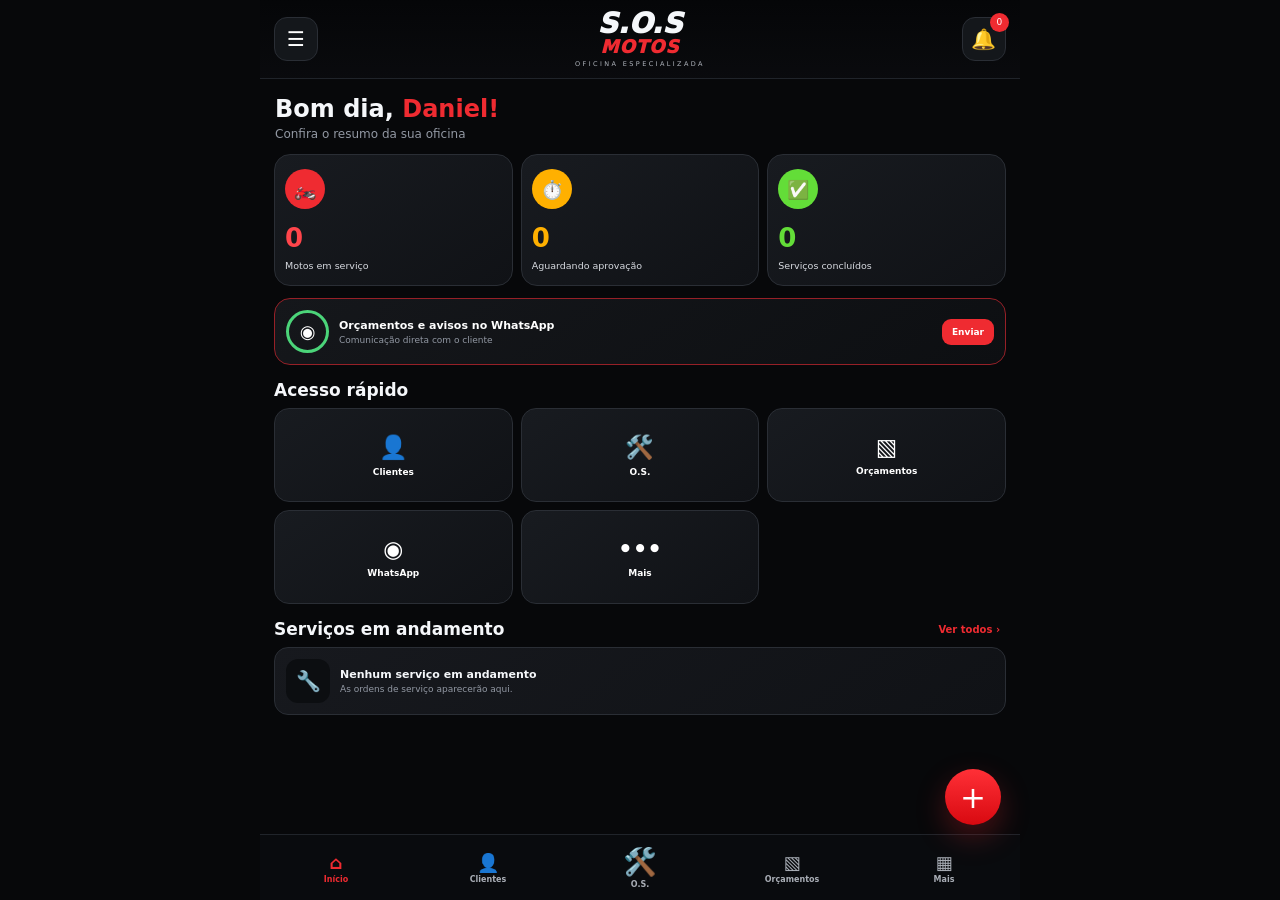
<file: index.html>
<!doctype html>
<html lang="pt-BR">
<head>
  <meta charset="utf-8">
  <meta name="viewport" content="width=device-width,initial-scale=1,viewport-fit=cover">
  <meta name="theme-color" content="#08090b">
  <title>S.O.S Motos</title>
  <link rel="manifest" href="manifest.json">
  <style>
*{box-sizing:border-box}
:root{
  --bg:#07080a;
  --panel:#121419;
  --panel2:#191c22;
  --line:#2a2e35;
  --text:#f5f7fa;
  --muted:#9298a3;
  --red:#ef2b31;
  --green:#63dd38;
  --yellow:#ffb000;
}
html,body{
  margin:0;
  min-height:100%;
  background:var(--bg);
  color:var(--text);
  font-family:Inter,system-ui,-apple-system,Segoe UI,Roboto,Arial,sans-serif
}
button{font:inherit}
button:active{transform:scale(.985)}
.app{
  width:min(100%,760px);
  min-height:100vh;
  margin:0 auto;
  padding-bottom:76px
}
.top{
  position:sticky;
  top:0;
  z-index:20;
  display:flex;
  align-items:center;
  justify-content:space-between;
  padding:11px 14px;
  background:linear-gradient(180deg,rgba(5,6,8,.98),rgba(10,11,14,.96));
  border-bottom:1px solid #20242a;
  backdrop-filter:blur(10px)
}
.iconBtn{
  position:relative;
  width:44px;
  height:44px;
  border-radius:13px;
  border:1px solid var(--line);
  background:#14171b;
  color:#fff;
  font-size:20px
}
.bell i{
  position:absolute;
  right:-4px;
  top:-5px;
  width:19px;
  height:19px;
  border-radius:50%;
  display:grid;
  place-items:center;
  background:var(--red);
  color:#fff;
  font-size:9px;
  font-style:normal
}
.brand{text-align:center;line-height:.95}
.brand strong{
  display:block;
  font-size:28px;
  font-weight:1000;
  font-style:italic
}
.brand span{
  display:block;
  color:var(--red);
  font-size:18px;
  font-weight:1000;
  font-style:italic;
  letter-spacing:1px
}
.brand small{
  display:block;
  margin-top:6px;
  color:#b0b5bd;
  font-size:6.5px;
  letter-spacing:2.4px
}
main{padding:14px}
.view{display:none}
.view.active{display:block}
.hero{padding:3px 1px 13px}
.hero h1{
  margin:0;
  font-size:24px;
  line-height:1.1
}
.hero h1 span{color:var(--red)}
.hero p{
  margin:5px 0 0;
  color:var(--muted);
  font-size:12px
}
.stats{
  display:grid;
  grid-template-columns:repeat(3,minmax(0,1fr));
  gap:8px;
  margin-bottom:12px
}
.stat{
  min-height:132px;
  padding:10px;
  border:1px solid var(--line);
  border-radius:16px;
  background:linear-gradient(145deg,#181b20,#101216);
  color:#fff;
  text-align:left
}
.statIcon{
  width:40px;
  height:40px;
  border-radius:50%;
  display:grid;
  place-items:center;
  font-size:18px
}
.stat strong{
  display:block;
  margin:14px 0 7px;
  font-size:26px
}
.stat span{
  display:block;
  font-size:9.5px;
  line-height:1.2;
  color:#d7dae0
}
.stat.red .statIcon{background:var(--red)}
.stat.red strong{color:#ff454b}
.stat.yellow .statIcon{background:var(--yellow)}
.stat.yellow strong{color:var(--yellow)}
.stat.green .statIcon{background:var(--green)}
.stat.green strong{color:var(--green)}
.waHero{
  width:100%;
  display:grid;
  grid-template-columns:auto 1fr auto;
  align-items:center;
  gap:10px;
  padding:11px;
  border:1px solid #962027;
  border-radius:16px;
  background:linear-gradient(145deg,#15171b,#0d0f12);
  color:#fff;
  text-align:left
}
.waIcon{
  width:43px;
  height:43px;
  display:grid;
  place-items:center;
  border-radius:50%;
  border:3px solid #4bd479;
  font-size:18px
}
.waCopy b{
  display:block;
  font-size:11px;
  line-height:1.2
}
.waCopy small{
  display:block;
  margin-top:3px;
  color:var(--muted);
  font-size:9px
}
.waHero>span{
  padding:8px 10px;
  border-radius:9px;
  background:var(--red);
  color:#fff;
  font-size:9px;
  font-weight:900
}
.sectionTitle{
  margin:15px 0 8px
}
.sectionTitle h2{
  margin:0;
  font-size:17px
}
.rowTitle{
  display:flex;
  align-items:center;
  justify-content:space-between
}
.rowTitle button{
  border:0;
  background:none;
  color:var(--red);
  font-weight:800;
  font-size:10px
}
.quick{
  display:grid;
  grid-template-columns:repeat(3,minmax(0,1fr));
  gap:8px
}
.quick button{
  min-height:94px;
  padding:9px 6px;
  border:1px solid var(--line);
  border-radius:15px;
  background:linear-gradient(145deg,#181b20,#101216);
  color:#fff
}
.quick b{
  display:block;
  margin-bottom:6px;
  font-size:23px
}
.quick span{
  display:block;
  font-size:9px;
  font-weight:800
}
.emptyCard{
  display:flex;
  align-items:center;
  gap:10px;
  padding:11px;
  border:1px solid var(--line);
  border-radius:14px;
  background:linear-gradient(145deg,#17191e,#101216)
}
.emptyIcon{
  width:44px;
  height:44px;
  display:grid;
  place-items:center;
  border-radius:12px;
  background:#0c0e11;
  font-size:20px
}
.emptyCard b{
  display:block;
  font-size:11px
}
.emptyCard small{
  display:block;
  margin-top:3px;
  color:var(--muted);
  font-size:9px
}
.fab{
  position:fixed;
  right:max(19px,calc((100vw - 760px)/2 + 19px));
  bottom:75px;
  z-index:30;
  width:56px;
  height:56px;
  border:0;
  border-radius:50%;
  background:linear-gradient(#ff3037,#d80910);
  color:#fff;
  font-size:31px;
  box-shadow:0 12px 30px rgba(239,43,49,.28)
}
.bottom{
  position:fixed;
  left:50%;
  bottom:0;
  z-index:25;
  width:min(760px,100%);
  height:66px;
  transform:translateX(-50%);
  display:grid;
  grid-template-columns:repeat(5,1fr);
  border-top:1px solid #20242a;
  background:rgba(10,12,15,.97)
}
.navBtn{
  border:0;
  background:none;
  color:#a9aeb6;
  font-size:8px;
  font-weight:800
}
.navBtn b{
  display:block;
  margin-bottom:2px;
  font-size:18px
}
.navBtn span{display:block}
.navBtn.active{color:var(--red)}
.navBtn.center b{
  color:#fff;
  font-size:27px
}
.toast{
  position:fixed;
  left:50%;
  bottom:84px;
  z-index:100;
  transform:translate(-50%,18px);
  width:calc(100% - 34px);
  max-width:480px;
  padding:11px 13px;
  border:1px solid #333841;
  border-radius:12px;
  background:#171a1f;
  color:#fff;
  font-size:11px;
  text-align:center;
  opacity:0;
  pointer-events:none;
  transition:.2s ease
}
.toast.show{
  opacity:1;
  transform:translate(-50%,0)
}
@media(max-width:370px){
  main{padding:11px}
  .stats{gap:6px}
  .stat{min-height:124px;padding:9px}
  .stat strong{font-size:23px}
  .quick{gap:6px}
  .quick button{min-height:88px}
}


/* ETAPA 2 — CLIENTES */
.pageHead{display:flex;align-items:center;justify-content:space-between;gap:10px;margin-bottom:10px}
.pageHead h2{margin:0;font-size:22px}
.primary,.secondary{border-radius:10px;padding:9px 12px;font-weight:850}
.primary{border:0;background:linear-gradient(#ff3037,#d90b12);color:#fff}
.secondary{border:1px solid var(--line);background:#191c21;color:#fff}
.search{width:100%;margin-bottom:11px;padding:11px 12px;border:1px solid var(--line);border-radius:11px;background:#0c0e11;color:#fff}
.list{display:grid;gap:8px}
.clientCard{border:1px solid var(--line);border-radius:14px;background:linear-gradient(145deg,#17191e,#101216);padding:11px}
.clientMain{display:flex;align-items:center;gap:10px}
.clientAvatar{width:46px;height:46px;flex:0 0 46px;border-radius:50%;border:1px solid #444951;display:grid;place-items:center;color:var(--red);font-weight:900;font-size:14px;background:#0c0e11}
.clientInfo{flex:1;min-width:0}
.clientInfo b{display:block;font-size:12px;overflow:hidden;white-space:nowrap;text-overflow:ellipsis}
.clientInfo small{display:block;margin-top:4px;color:var(--muted);font-size:9px}
.clientActions{display:flex;gap:7px;margin-top:9px}
.clientActions button{flex:1;padding:8px;border-radius:8px;border:1px solid var(--line);background:#191c21;color:#fff;font-size:9px;font-weight:800}
.clientActions .dangerBtn{color:#ff7c82;border-color:#602429;background:#291013}
.clientActions .whatsBtn{color:#70e68e;border-color:#24713b;background:#102b18}
.clientActions.two button{flex:1}
.clickable{cursor:pointer;border-radius:11px;padding:3px}
.clickable:hover{background:#1b1e24}
.detailTop{display:flex;justify-content:space-between;gap:9px;margin-bottom:12px}
.detailHero{display:flex;align-items:center;gap:14px;padding:16px;border:1px solid var(--line);border-radius:17px;background:linear-gradient(145deg,#181b20,#101216)}
.detailHero h2{margin:0 0 5px;font-size:20px}
.detailHero p{margin:0;color:var(--muted);font-size:11px}
.clientAvatar.large{width:58px;height:58px;flex-basis:58px;font-size:18px}
.whatsInline{margin-top:10px;padding:8px 11px;border:1px solid #24713b;border-radius:9px;background:#102b18;color:#70e68e;font-weight:800}
.motoCard{border:1px solid var(--line);border-radius:15px;background:linear-gradient(145deg,#17191e,#101216);padding:13px}
.motoTitle{display:flex;align-items:flex-start;justify-content:space-between;gap:10px}
.motoTitle h3{margin:0;font-size:15px}
.motoTitle p{margin:4px 0 0;color:var(--muted);font-size:10px}
.motoTitle>span{font-size:24px}
.motoInfo{display:grid;grid-template-columns:repeat(2,1fr);gap:8px;margin-top:12px}
.motoInfo div{padding:9px;border-radius:9px;background:#0c0e11}
.motoInfo small{display:block;color:var(--muted);font-size:8px;margin-bottom:3px}
.motoInfo b{font-size:10px}
.motoListItem{width:100%;display:flex;align-items:center;gap:11px;padding:13px;border:1px solid var(--line);border-radius:14px;background:linear-gradient(145deg,#17191e,#101216);color:#fff;text-align:left}
.motoListIcon{width:42px;height:42px;display:grid;place-items:center;border-radius:11px;background:#0c0e11;font-size:20px}
.motoListText{flex:1;min-width:0}
.motoListText b{display:block;font-size:13px;white-space:nowrap;overflow:hidden;text-overflow:ellipsis}
.motoListText small{display:block;margin-top:5px;color:var(--muted);font-size:10px}
.motoListArrow{color:var(--red);font-size:28px}
.motoDetailCard{padding:15px;border:1px solid var(--line);border-radius:17px;background:linear-gradient(145deg,#181b20,#101216)}
.motoDetailHead{display:flex;align-items:flex-start;justify-content:space-between;gap:10px}
.motoDetailHead h2{margin:0;font-size:21px}
.motoDetailHead p{margin:5px 0 0;color:var(--muted);font-size:11px}
.motoDetailHead>span{font-size:30px}
.deleteMotoDetail{width:100%;margin-top:12px;padding:10px;border:1px solid #602429;border-radius:10px;background:#291013;color:#ff7c82;font-weight:800}
.formTitle{margin:7px 0;font-size:21px}
.formCard{padding:15px;border:1px solid var(--line);border-radius:17px;background:linear-gradient(145deg,#181b20,#101216)}
.valueGrid{display:grid;grid-template-columns:1fr 1fr;gap:9px}
.totalOS{display:flex;align-items:center;justify-content:space-between;margin:8px 0 14px;padding:13px;border:1px solid #464b55;border-radius:11px;background:#0c0e11}
.totalOS span{color:var(--muted);font-size:10px}
.totalOS strong{color:var(--green);font-size:18px}
.saveFull{width:100%;padding:13px}
.serviceList{display:grid;gap:9px}
.osCard,.historyCard{padding:13px;border:1px solid var(--line);border-radius:14px;background:linear-gradient(145deg,#17191e,#101216)}
.osCard h3{margin:9px 0 4px;font-size:14px}
.osCard p,.historyCard p{margin:5px 0;color:var(--muted);font-size:10px}
.osCard>strong{display:block;margin-top:8px;color:var(--green);font-size:14px}
.historyTop{display:flex;align-items:center;justify-content:space-between;gap:8px}
.statusBadge{padding:5px 8px;border:1px solid #7a5b16;border-radius:999px;background:#2b2109;color:#ffc54a;font-size:8px;font-weight:800}
.historyCard small{color:#9ba1aa;font-size:9px}
.historyButton,.osButton{width:100%;color:#fff;text-align:left;cursor:pointer}
.historyButton:hover,.osButton:hover{border-color:#454b55}
.checkGrid{display:grid;grid-template-columns:1fr 1fr;gap:7px;margin-bottom:11px}
.checkItem{display:flex;align-items:center;gap:8px;padding:10px;border:1px solid var(--line);border-radius:10px;background:#0c0e11;color:#d9dde3;font-size:10px}
.checkItem input{width:18px;height:18px;accent-color:var(--red)}
.partsHead{display:flex;align-items:center;justify-content:space-between;margin-bottom:7px}
.partsHead label{color:#b5bac2;font-size:9px}
.addPart{padding:7px 10px;border:1px solid #2f793e;border-radius:8px;background:#102b18;color:#70e68e;font-size:9px;font-weight:850}
.partsList{display:grid;gap:7px;margin-bottom:11px}
.partRow{display:grid;grid-template-columns:minmax(0,1fr) 105px 34px;gap:7px}
.partRow input{width:100%;padding:10px;border:1px solid var(--line);border-radius:10px;background:#0c0e11;color:#fff;font:inherit}
.removePart{border:1px solid #602429;border-radius:9px;background:#291013;color:#ff7c82;font-weight:900}
.osDetailSection{margin-top:12px;padding:12px;border:1px solid var(--line);border-radius:12px;background:#0c0e11}
.osDetailSection h3{margin:0 0 8px;font-size:12px;color:#c5cad2}
.osDetailSection p{margin:0;white-space:pre-wrap;color:#fff;font-size:11px;line-height:1.5}
.detailLine{display:flex;justify-content:space-between;gap:10px;margin-top:7px;color:#b9bec7;font-size:10px}
.detailLine.total{padding-top:9px;border-top:1px solid var(--line);color:#fff;font-size:13px}
.shareOS{width:100%;margin-top:12px;padding:12px;border:1px solid #24713b;border-radius:10px;background:#102b18;color:#70e68e;font-weight:900}
.osActions{display:grid;grid-template-columns:1fr 1fr;gap:8px;margin-top:12px}
.editOS,.finishOS{padding:11px;border-radius:10px;font-weight:900}
.editOS{border:1px solid #46505e;background:#191c21;color:#fff}
.finishOS{border:1px solid #9b741d;background:#302408;color:#ffd26b}
.lockedOS{margin-top:12px;padding:11px;border:1px solid #2f793e;border-radius:10px;background:#102b18;color:#70e68e;font-size:10px;font-weight:850;text-align:center}
@media(max-width:380px){.valueGrid{grid-template-columns:1fr}.checkGrid{grid-template-columns:1fr}.partRow{grid-template-columns:minmax(0,1fr) 95px 32px}}
.emptyList{border:1px solid var(--line);border-radius:14px;background:#121419;padding:16px;text-align:center;color:var(--muted);font-size:10px}
.modal{display:none;position:fixed;inset:0;z-index:80;align-items:flex-end;justify-content:center;background:rgba(0,0,0,.72)}
.modal.open{display:flex}
.sheet{width:min(760px,100%);max-height:90vh;overflow:auto;border:1px solid var(--line);border-radius:22px 22px 0 0;background:#12151a;padding:16px}
.modalHead{display:flex;align-items:center;justify-content:space-between;margin-bottom:12px}
.modalHead h2{margin:0;font-size:20px}
.closeBtn{width:38px;height:38px;border-radius:11px;border:1px solid var(--line);background:#191c21;color:#fff;font-size:22px}
.field{margin-bottom:11px}
.field label{display:block;margin-bottom:5px;color:#b5bac2;font-size:9px}
.field input,.field select,.field textarea{width:100%;padding:11px;border:1px solid var(--line);border-radius:10px;background:#0c0e11;color:#fff;font:inherit;resize:vertical}
.modalActions{display:flex;gap:8px;margin-top:13px}
.modalActions button{flex:1}
.finishWarning{margin:0;color:#c9cdd4;font-size:11px;line-height:1.5}
.finishWarning strong{display:block;margin-bottom:6px;color:#ffd26b;font-size:13px}

</style>
</head>
<body>
<div class="app">

  <header class="top">
    <button id="menuBtn" class="iconBtn" aria-label="Menu">☰</button>

    <div class="brand" aria-label="S.O.S Motos">
      <strong>S.O.S</strong>
      <span>MOTOS</span>
      <small>OFICINA ESPECIALIZADA</small>
    </div>

    <button id="bellBtn" class="iconBtn bell" aria-label="Notificações">
      🔔
      <i>0</i>
    </button>
  </header>

  <main>
    <section id="inicio" class="view active">

      <div class="hero">
        <h1>Bom dia, <span>Daniel!</span></h1>
        <p>Confira o resumo da sua oficina</p>
      </div>

      <div class="stats">
        <button class="stat red" data-action="Motos em serviço">
          <div class="statIcon">🏍️</div>
          <strong id="dashEmServico">0</strong>
          <span>Motos em serviço</span>
        </button>

        <button class="stat yellow" data-action="Aguardando aprovação">
          <div class="statIcon">⏱️</div>
          <strong id="dashAguardando">0</strong>
          <span>Aguardando aprovação</span>
        </button>

        <button class="stat green" data-action="Serviços concluídos">
          <div class="statIcon">✅</div>
          <strong id="dashConcluidos">0</strong>
          <span>Serviços concluídos</span>
        </button>
      </div>

      <button id="waHero" class="waHero">
        <div class="waIcon">◉</div>
        <div class="waCopy">
          <b>Orçamentos e avisos no WhatsApp</b>
          <small>Comunicação direta com o cliente</small>
        </div>
        <span>Enviar</span>
      </button>

      <div class="sectionTitle">
        <h2>Acesso rápido</h2>
      </div>

      <div class="quick">
        <button data-action="Clientes">
          <b>👤</b>
          <span>Clientes</span>
        </button>

        <button data-action="Ordens">
          <b>🛠️</b>
          <span>O.S.</span>
        </button>

        <button data-action="Orçamentos">
          <b>▧</b>
          <span>Orçamentos</span>
        </button>

        <button data-action="WhatsApp">
          <b>◉</b>
          <span>WhatsApp</span>
        </button>

        <button data-action="Mais">
          <b>•••</b>
          <span>Mais</span>
        </button>
      </div>

      <div class="sectionTitle rowTitle">
        <h2>Serviços em andamento</h2>
        <button id="verTodosBtn">Ver todos ›</button>
      </div>

      <div id="osRecentes" class="serviceList"></div>

    </section>
  
<section id="clientes" class="view">
  <div class="pageHead">
    <h2>Clientes</h2>
    <button type="button" class="primary" onclick="abrirCliente()">+ Novo</button>
  </div>

  <input id="buscaCliente" class="search" type="search"
         placeholder="Buscar por nome ou telefone..."
         oninput="renderClientes()">

  <div id="listaClientes" class="list"></div>
</section>

<section id="clienteDetalhe" class="view">
  <div class="detailTop">
    <button type="button" class="secondary" onclick="showView('clientes')">‹ Voltar</button>
    <button type="button" class="primary" onclick="editarClienteDetalhe()">Editar cliente</button>
  </div>

  <div id="dadosClienteDetalhe" class="detailHero"></div>

  <div class="sectionTitle rowTitle">
    <h2>Motos do cliente</h2>
    <button type="button" onclick="abrirMoto()">+ Nova moto</button>
  </div>
  <div id="motosClienteDetalhe" class="list"></div>
</section>

<section id="motoDetalhe" class="view">
  <div class="detailTop">
    <button type="button" class="secondary" onclick="voltarParaCliente()">‹ Voltar</button>
    <button type="button" class="primary" onclick="editarMotoDetalhe()">Editar moto</button>
  </div>

  <div id="dadosMotoDetalhe" class="motoDetailCard"></div>

  <div class="sectionTitle">
    <h2>Histórico de manutenção</h2>
  </div>
  <div id="historicoMotoDetalhe" class="list"></div>
</section>

<section id="novaOS" class="view">
  <div class="detailTop">
    <button type="button" class="secondary" onclick="showView('inicio')">‹ Cancelar</button>
    <h2 id="osFormTitle" class="formTitle">Nova O.S.</h2>
  </div>

  <div class="formCard">
    <div class="field">
      <label>Cliente</label>
      <select id="osCliente" onchange="carregarMotosOS()"></select>
    </div>

    <div class="field">
      <label>Moto</label>
      <select id="osMoto"></select>
    </div>

    <div class="field">
      <label>Checklist de entrada</label>
      <textarea id="osChecklistTexto" rows="4" placeholder="Descreva o estado da moto, avarias e itens verificados"></textarea>
    </div>

    <div class="field">
      <label>Serviço / diagnóstico</label>
      <textarea id="osServico" rows="4" placeholder="Descreva o problema, diagnóstico e serviço necessário"></textarea>
    </div>

    <div class="partsHead">
      <label>Peças</label>
      <button type="button" class="addPart" onclick="adicionarPeca()">+ Adicionar</button>
    </div>
    <div id="osPecasLista" class="partsList"></div>

    <div class="field">
      <label>Mão de obra</label>
      <input id="osMaoObra" type="text" inputmode="decimal" placeholder="0,00" oninput="atualizarTotalOS()">
    </div>

    <div class="field">
      <label>Status</label>
      <select id="osStatus">
        <option>Em diagnóstico</option>
        <option>Aguardando aprovação</option>
        <option>Não aprovada</option>
        <option>Aprovada</option>
        <option>Em serviço</option>
        <option>Concluída</option>
        <option>Entregue</option>
      </select>
    </div>

    <div class="totalOS">
      <span>Total da OS</span>
      <strong id="osTotal">R$ 0,00</strong>
    </div>

    <button id="salvarOSBtn" type="button" class="primary saveFull" onclick="salvarOS()">Salvar O.S.</button>
  </div>
</section>

<section id="osDetalhe" class="view">
  <div class="detailTop">
    <button type="button" class="secondary" onclick="voltarDaOS()">‹ Voltar</button>
    <h2 class="formTitle">Detalhes da OS</h2>
  </div>
  <div id="dadosOSDetalhe" class="motoDetailCard"></div>
</section>

<section id="ordens" class="view">
  <div class="pageHead">
    <h2>O.S.</h2>
    <button type="button" class="primary" onclick="abrirNovaOS()">+ Nova O.S.</button>
  </div>
  <div id="listaOrdens" class="serviceList"></div>
</section>

<section id="orcamentos" class="view">
  <div class="pageHead">
    <h2>Orçamentos</h2>
    <button type="button" class="primary" onclick="abrirNovoOrcamento()">+ Novo</button>
  </div>
  <input id="buscaOrcamento" class="search" type="search"
         inputmode="numeric" placeholder="Buscar pelo código do orçamento..."
         oninput="renderOrcamentos()">
  <div id="listaOrcamentos" class="serviceList"></div>
</section>

<section id="novoOrcamento" class="view">
  <div class="detailTop">
    <button type="button" class="secondary" onclick="showView('orcamentos')">‹ Cancelar</button>
    <h2 id="orcFormTitle" class="formTitle">Novo orçamento</h2>
  </div>
  <div class="formCard">
    <div class="field">
      <label>Cliente</label>
      <select id="orcCliente" onchange="carregarMotosOrcamento()"></select>
    </div>
    <div class="field">
      <label>Moto</label>
      <select id="orcMoto"></select>
    </div>
    <div class="field">
      <label>Validade do orçamento</label>
      <input id="orcValidade" type="date">
    </div>
    <div class="partsHead">
      <label>Peças</label>
      <button type="button" class="addPart" onclick="adicionarItemOrcamento()">+ Adicionar</button>
    </div>
    <div id="orcItensLista" class="partsList"></div>
    <div class="field">
      <label>Mão de obra</label>
      <input id="orcMaoObra" type="text" inputmode="decimal" placeholder="0,00" oninput="atualizarTotalOrcamento()">
    </div>
    <div class="field">
      <label>Status</label>
      <select id="orcStatus">
        <option>Rascunho</option>
        <option>Enviado</option>
        <option>Aprovado</option>
        <option>Não aprovado</option>
      </select>
    </div>
    <div class="totalOS">
      <span>Total do orçamento</span>
      <strong id="orcTotal">R$ 0,00</strong>
    </div>
    <button id="salvarOrcBtn" type="button" class="primary saveFull" onclick="salvarOrcamento()">Salvar orçamento</button>
  </div>
</section>

<section id="orcamentoDetalhe" class="view">
  <div class="detailTop">
    <button type="button" class="secondary" onclick="showView('orcamentos')">‹ Voltar</button>
    <h2 class="formTitle">Detalhes</h2>
  </div>
  <div id="dadosOrcamentoDetalhe" class="motoDetailCard"></div>
</section>

</main>

  <button id="fabBtn" class="fab" aria-label="Nova OS">+</button>

  <nav class="bottom">
    <button class="navBtn active" data-action="Início">
      <b>⌂</b><span>Início</span>
    </button>
    <button class="navBtn" data-action="Clientes">
      <b>👤</b><span>Clientes</span>
    </button>
    <button class="navBtn center" data-action="Ordens">
      <b>🛠️</b><span>O.S.</span>
    </button>
    <button class="navBtn" data-action="Orçamentos">
      <b>▧</b><span>Orçamentos</span>
    </button>
    <button class="navBtn" data-action="Mais">
      <b>▦</b><span>Mais</span>
    </button>
  </nav>

</div>


<div id="modalCliente" class="modal" onclick="fecharModalNoFundo(event)">
  <div class="sheet">
    <div class="modalHead">
      <h2 id="tituloCliente">Novo cliente</h2>
      <button type="button" class="closeBtn" onclick="fecharCliente()">×</button>
    </div>

    <input id="clienteId" type="hidden">

    <div class="field">
      <label>Nome</label>
      <input id="clienteNome" type="text" placeholder="Nome completo">
    </div>

    <div class="field">
      <label>Telefone</label>
      <input id="clienteTelefone" type="tel" inputmode="tel" autocomplete="tel" maxlength="15" placeholder="(00) 00000-0000" oninput="this.value=formatarTelefone(this.value)">
    </div>

    <div class="modalActions">
      <button type="button" class="secondary" onclick="fecharCliente()">Cancelar</button>
      <button type="button" class="primary" onclick="salvarCliente()">Salvar</button>
    </div>
  </div>
</div>

<div id="modalMoto" class="modal" onclick="fecharModalMotoNoFundo(event)">
  <div class="sheet">
    <div class="modalHead">
      <h2 id="tituloMoto">Nova moto</h2>
      <button type="button" class="closeBtn" onclick="fecharMoto()">×</button>
    </div>

    <input id="motoId" type="hidden">

    <div class="field">
      <label>Marca</label>
      <input id="motoMarca" type="text" placeholder="Ex.: Honda">
    </div>

    <div class="field">
      <label>Modelo</label>
      <input id="motoModelo" type="text" placeholder="Ex.: CG 160 Titan">
    </div>

    <div class="field">
      <label>Ano</label>
      <input id="motoAno" type="number" inputmode="numeric" min="1950" max="2100" placeholder="Ex.: 2024">
    </div>

    <div class="field">
      <label>Placa</label>
      <input id="motoPlaca" type="text" maxlength="8" placeholder="ABC1D23"
             oninput="this.value=formatarPlaca(this.value)">
    </div>

    <div class="field">
      <label>Quilometragem</label>
      <input id="motoKm" type="number" inputmode="numeric" min="0" placeholder="Ex.: 15230">
    </div>

    <div class="field">
      <label>Cor</label>
      <input id="motoCor" type="text" placeholder="Ex.: Vermelha">
    </div>

    <div class="modalActions">
      <button type="button" class="secondary" onclick="fecharMoto()">Cancelar</button>
      <button type="button" class="primary" onclick="salvarMoto()">Salvar moto</button>
    </div>
  </div>
</div>

<div id="modalFinalizarOS" class="modal" onclick="fecharFinalizacaoNoFundo(event)">
  <div class="sheet">
    <div class="modalHead">
      <h2>Finalizar O.S.</h2>
      <button type="button" class="closeBtn" onclick="cancelarFinalizacao()">×</button>
    </div>
    <p class="finishWarning">
      <strong>Confirma que a moto foi entregue?</strong>
      Depois de finalizar, esta O.S. permanecerá no histórico e não poderá mais ser editada.
    </p>
    <div class="modalActions">
      <button type="button" class="secondary" onclick="cancelarFinalizacao()">Cancelar</button>
      <button type="button" class="finishOS" onclick="confirmarFinalizacao()">Sim, finalizar</button>
    </div>
  </div>
</div>

<div id="toast" class="toast" role="status" aria-live="polite"></div>

<script>

const KEY='SOS_MOTOS_REINICIO_CLIENTES_V2';
const KEY_MOTOS='SOS_MOTOS_REINICIO_MOTOS_V1';
const KEY_OS='SOS_MOTOS_ORDENS_V1';
const KEY_ORC='SOS_MOTOS_ORCAMENTOS_V1';
let clientes=carregarClientes();
let motos=carregarMotos();
let ordens=carregarOS();
let orcamentos=carregarOrcamentos();
let clienteSelecionadoId=0;
let motoSelecionadaId=0;
let osSelecionadaId=0;
let osEditandoId=0;
let osParaFinalizarId=0;
let retornoOS='ordens';
let orcamentoSelecionadoId=0;
let orcamentoEditandoId=0;
let toastTimer=null;

function el(id){return document.getElementById(id)}

function carregarClientes(){
  try{
    const d=JSON.parse(localStorage.getItem(KEY)||'[]');
    return Array.isArray(d)?d:[];
  }catch(e){
    return [];
  }
}

function persistir(){
  localStorage.setItem(KEY,JSON.stringify(clientes));
}

function carregarMotos(){
  try{
    const d=JSON.parse(localStorage.getItem(KEY_MOTOS)||'[]');
    return Array.isArray(d)?d:[];
  }catch(e){
    return [];
  }
}

function persistirMotos(){
  localStorage.setItem(KEY_MOTOS,JSON.stringify(motos));
}

function carregarOS(){
  try{
    const d=JSON.parse(localStorage.getItem(KEY_OS)||'[]');
    return Array.isArray(d)?d:[];
  }catch(e){
    return [];
  }
}

function persistirOS(){
  localStorage.setItem(KEY_OS,JSON.stringify(ordens));
}

function carregarOrcamentos(){
  try{
    const d=JSON.parse(localStorage.getItem(KEY_ORC)||'[]');
    return Array.isArray(d)?d:[];
  }catch(e){
    return [];
  }
}

function persistirOrcamentos(){
  localStorage.setItem(KEY_ORC,JSON.stringify(orcamentos));
}

function showToast(text){
  clearTimeout(toastTimer);
  el('toast').textContent=text;
  el('toast').classList.add('show');
  toastTimer=setTimeout(()=>el('toast').classList.remove('show'),1600);
}

function showView(id){
  document.querySelectorAll('.view').forEach(v=>v.classList.toggle('active',v.id===id));
  if(id==='clientes')renderClientes();
  if(id==='ordens')renderOrdens();
  if(id==='orcamentos')renderOrcamentos();
  if(id==='inicio')renderDashboard();
  window.scrollTo(0,0);
}

function future(nome){showToast(nome+' — próxima etapa.')}

function iniciais(nome){
  return String(nome||'?').trim().split(/\s+/).slice(0,2).map(p=>p[0]||'').join('').toUpperCase();
}

function safe(s){
  return String(s??'').replace(/[&<>"']/g,m=>({'&':'&amp;','<':'&lt;','>':'&gt;','"':'&quot;',"'":'&#039;'}[m]));
}

function formatarTelefone(valor){
  const n=String(valor||'').replace(/\D/g,'').slice(0,11);
  if(n.length<=2)return n;
  if(n.length<=6)return '('+n.slice(0,2)+') '+n.slice(2);
  if(n.length<=10)return '('+n.slice(0,2)+') '+n.slice(2,6)+'-'+n.slice(6);
  return '('+n.slice(0,2)+') '+n.slice(2,7)+'-'+n.slice(7);
}

function abrirCliente(id=0){
  const c=clientes.find(x=>x.id===Number(id));
  el('clienteId').value=c?.id||'';
  el('clienteNome').value=c?.nome||'';
  el('clienteTelefone').value=c?.telefone||c?.whatsapp||'';
  el('tituloCliente').textContent=c?'Editar cliente':'Novo cliente';
  el('modalCliente').classList.add('open');
}

function fecharCliente(){
  el('modalCliente').classList.remove('open');
}

function fecharModalNoFundo(event){
  if(event.target.id==='modalCliente')fecharCliente();
}

function salvarCliente(){
  const id=Number(el('clienteId').value||0);
  const nome=el('clienteNome').value.trim();
  const telefone=el('clienteTelefone').value.trim();

  if(!nome){
    showToast('Informe o nome.');
    return;
  }
  if(!telefone || telefone.replace(/\D/g,'').length<10){
    showToast('Informe um telefone válido.');
    return;
  }

  let clienteId=id;
  if(id){
    const cliente=clientes.find(x=>x.id===id);
    if(cliente){cliente.nome=nome;cliente.telefone=telefone;delete cliente.whatsapp}
  }else{
    clienteId=Date.now();
    clientes.push({id:clienteId,nome,telefone});
  }

  persistir();
  fecharCliente();

  if(clienteSelecionadoId===clienteId){
    renderDetalheCliente();
  }else{
    renderClientes();
  }
  showToast(id?'Cliente atualizado.':'Cliente cadastrado.');
}

function editarCliente(id){abrirCliente(id)}

function excluirCliente(id){
  const cliente=clientes.find(x=>x.id===id);
  if(!cliente)return;
  if(!confirm('Excluir '+cliente.nome+' e a moto vinculada?'))return;
  clientes=clientes.filter(x=>x.id!==id);
  motos=motos.filter(m=>m.clienteId!==id);
  persistir();
  persistirMotos();
  renderClientes();
  showToast('Cliente excluído.');
}

function formatarPlaca(valor){
  return String(valor||'').toUpperCase().replace(/[^A-Z0-9]/g,'').slice(0,7);
}

function numeroWhatsApp(telefone){
  const n=String(telefone||'').replace(/\D/g,'');
  return (n.length===10||n.length===11)?'55'+n:n;
}

function abrirWhatsApp(id){
  const cliente=clientes.find(c=>c.id===id);
  if(!cliente)return;
  const numero=numeroWhatsApp(cliente.telefone||cliente.whatsapp);
  if(numero.length<12){
    showToast('Telefone inválido para WhatsApp.');
    return;
  }
  const mensagem=encodeURIComponent('Olá, '+cliente.nome+'! Aqui é da S.O.S Motos.');
  window.open('https://wa.me/'+numero+'?text='+mensagem,'_blank','noopener');
}

function abrirDetalheCliente(id){
  clienteSelecionadoId=Number(id);
  renderDetalheCliente();
  showView('clienteDetalhe');
}

function editarClienteDetalhe(){
  if(clienteSelecionadoId)abrirCliente(clienteSelecionadoId);
}

function renderDetalheCliente(){
  const cliente=clientes.find(c=>c.id===clienteSelecionadoId);
  if(!cliente){
    showView('clientes');
    return;
  }

  el('dadosClienteDetalhe').innerHTML=`
    <div class="clientAvatar large">${safe(iniciais(cliente.nome))}</div>
    <div>
      <h2>${safe(cliente.nome)}</h2>
      <p>${safe(cliente.telefone||cliente.whatsapp||'Telefone não informado')}</p>
      <button type="button" class="whatsInline" onclick="abrirWhatsApp(${cliente.id})">Abrir WhatsApp</button>
    </div>
  `;

  const motosCliente=motos.filter(m=>m.clienteId===cliente.id);
  el('motosClienteDetalhe').innerHTML=motosCliente.length?motosCliente.map(m=>`
    <button type="button" class="motoListItem" onclick="abrirDetalheMoto(${m.id})">
      <span class="motoListIcon">🏍️</span>
      <span class="motoListText">
        <b>${safe([m.marca,m.modelo].filter(Boolean).join(' '))}</b>
        <small>${safe(m.placa||'Placa não informada')}</small>
      </span>
      <span class="motoListArrow">›</span>
    </button>
  `).join(''):'<div class="emptyList">Nenhuma moto cadastrada para este cliente.</div>';
}


function abrirDetalheMoto(id){
  const moto=motos.find(m=>m.id===Number(id));
  if(!moto)return;
  motoSelecionadaId=moto.id;
  clienteSelecionadoId=moto.clienteId;
  renderDetalheMoto();
  showView('motoDetalhe');
}

function voltarParaCliente(){
  renderDetalheCliente();
  showView('clienteDetalhe');
}

function editarMotoDetalhe(){
  if(motoSelecionadaId)abrirMoto(motoSelecionadaId);
}

function renderDetalheMoto(){
  const moto=motos.find(m=>m.id===motoSelecionadaId);
  if(!moto){
    voltarParaCliente();
    return;
  }

  el('dadosMotoDetalhe').innerHTML=`
    <div class="motoDetailHead">
      <div>
        <h2>${safe([moto.marca,moto.modelo].filter(Boolean).join(' '))}</h2>
        <p>${safe(moto.placa||'Placa não informada')}</p>
      </div>
      <span>🏍️</span>
    </div>
    <div class="motoInfo">
      <div><small>Marca</small><b>${safe(moto.marca||'Não informada')}</b></div>
      <div><small>Modelo</small><b>${safe(moto.modelo||'Não informado')}</b></div>
      <div><small>Ano</small><b>${safe(moto.ano||'Não informado')}</b></div>
      <div><small>KM</small><b>${Number(moto.km||0).toLocaleString('pt-BR')}</b></div>
      <div><small>Cor</small><b>${safe(moto.cor||'Não informada')}</b></div>
      <div><small>Placa</small><b>${safe(moto.placa||'Não informada')}</b></div>
    </div>
    <button type="button" class="deleteMotoDetail" onclick="excluirMoto(${moto.id})">Excluir moto</button>
  `;

  const historico=ordens
    .filter(o=>o.motoId===moto.id)
    .slice()
    .sort((a,b)=>b.criadoEm.localeCompare(a.criadoEm));

  el('historicoMotoDetalhe').innerHTML=historico.length?historico.map(o=>`
    <button type="button" class="historyCard historyButton" onclick="abrirDetalheOS(${o.id},'moto')">
      <div class="historyTop">
        <b>OS #${String(o.id).slice(-6)}</b>
        <span class="statusBadge">${safe(o.status)}</span>
      </div>
      <p>${safe(textoServicoOS(o))}</p>
      <small>${new Date(o.criadoEm).toLocaleDateString('pt-BR')} • ${money(o.total)} • Toque para abrir ›</small>
    </button>
  `).join(''):'<div class="emptyList">Nenhuma manutenção registrada para esta moto.</div>';
}

function abrirMoto(id=0){
  if(!clienteSelecionadoId)return;
  const moto=motos.find(m=>m.id===Number(id));
  if(!id)motoSelecionadaId=0;
  el('motoId').value=moto?.id||'';
  el('motoMarca').value=moto?.marca||'';
  el('motoModelo').value=moto?.modelo||'';
  el('motoAno').value=moto?.ano||'';
  el('motoPlaca').value=moto?.placa||'';
  el('motoKm').value=moto?.km??'';
  el('motoCor').value=moto?.cor||'';
  el('tituloMoto').textContent=moto?'Editar moto':'Nova moto';
  el('modalMoto').classList.add('open');
}

function fecharMoto(){
  el('modalMoto').classList.remove('open');
}

function fecharModalMotoNoFundo(event){
  if(event.target.id==='modalMoto')fecharMoto();
}

function salvarMoto(){
  const id=Number(el('motoId').value||0);
  const marca=el('motoMarca').value.trim();
  const modelo=el('motoModelo').value.trim();
  const ano=Number(el('motoAno').value||0);
  const placa=formatarPlaca(el('motoPlaca').value);
  const km=Number(el('motoKm').value||0);
  const cor=el('motoCor').value.trim();

  if(!marca){showToast('Informe a marca.');return}
  if(!modelo){showToast('Informe o modelo.');return}
  if(!ano || ano<1950 || ano>2100){showToast('Informe um ano válido.');return}
  if(placa.length!==7){showToast('Informe uma placa válida.');return}
  if(!cor){showToast('Informe a cor.');return}

  if(motos.some(m=>m.placa===placa && m.id!==id)){
    showToast('Esta placa já está cadastrada.');
    return;
  }

  if(id){
    const moto=motos.find(m=>m.id===id);
    if(moto){moto.marca=marca;moto.modelo=modelo;moto.ano=ano;moto.placa=placa;moto.km=km;moto.cor=cor}
  }else{
    motos.push({id:Date.now(),clienteId:clienteSelecionadoId,marca,modelo,ano,placa,km,cor});
  }

  persistirMotos();
  fecharMoto();
  if(id && motoSelecionadaId===id){
    renderDetalheMoto();
  }else{
    renderDetalheCliente();
  }
  showToast(id?'Moto atualizada.':'Moto cadastrada.');
}

function excluirMoto(id){
  const moto=motos.find(m=>m.id===id);
  if(!moto)return;
  if(!confirm('Excluir esta moto?'))return;
  motos=motos.filter(m=>m.id!==id);
  persistirMotos();
  motoSelecionadaId=0;
  renderDetalheCliente();
  showView('clienteDetalhe');
  showToast('Moto excluída.');
}

function renderClientes(){
  const lista=el('listaClientes');
  if(!lista)return;

  const termo=(el('buscaCliente')?.value||'').trim().toLowerCase();
  const arr=clientes
    .slice()
    .sort((a,b)=>a.nome.localeCompare(b.nome,'pt-BR'))
    .filter(cliente=>
      `${cliente.nome} ${cliente.telefone||cliente.whatsapp||''}`.toLowerCase().includes(termo)
    );

  lista.innerHTML=arr.length?arr.map(cliente=>`
    <div class="clientCard">
      <div class="clientMain clickable" onclick="abrirDetalheCliente(${cliente.id})">
        <div class="clientAvatar">${safe(iniciais(cliente.nome))}</div>
        <div class="clientInfo">
          <b>${safe(cliente.nome)}</b>
          <small>${safe(cliente.telefone||cliente.whatsapp||'Telefone não informado')}</small>
          <small>Toque para abrir a ficha completa ›</small>
        </div>
      </div>
      <div class="clientActions two">
        <button type="button" class="whatsBtn" onclick="abrirWhatsApp(${cliente.id})">WhatsApp</button>
        <button type="button" class="dangerBtn" onclick="excluirCliente(${cliente.id})">Excluir</button>
      </div>
    </div>
  `).join(''):'<div class="emptyList">Nenhum cliente cadastrado ainda.</div>';
}


function parseMoney(valor){
  const s=String(valor||'').trim().replace(/\s/g,'');
  if(s.includes(','))return Number(s.replace(/\./g,'').replace(',','.'))||0;
  return Number(s)||0;
}

function money(valor){
  return Number(valor||0).toLocaleString('pt-BR',{style:'currency',currency:'BRL'});
}

function preencherClientesOS(){
  el('osCliente').innerHTML=clientes
    .filter(c=>motos.some(m=>m.clienteId===c.id))
    .sort((a,b)=>a.nome.localeCompare(b.nome,'pt-BR'))
    .map(c=>`<option value="${c.id}">${safe(c.nome)}</option>`)
    .join('');
}

function abrirNovaOS(){
  if(!clientes.length){
    showToast('Cadastre um cliente primeiro.');
    showView('clientes');
    return;
  }
  if(!motos.length){
    showToast('Cadastre uma moto primeiro.');
    return;
  }

  osEditandoId=0;
  preencherClientesOS();
  el('osFormTitle').textContent='Nova O.S.';
  el('salvarOSBtn').textContent='Salvar O.S.';
  el('osServico').value='';
  el('osChecklistTexto').value='';
  el('osPecasLista').innerHTML='';
  adicionarPeca();
  el('osMaoObra').value='';
  el('osStatus').value='Em diagnóstico';
  carregarMotosOS();
  atualizarTotalOS();
  showView('novaOS');
}

function editarOS(id){
  const o=ordens.find(x=>x.id===Number(id));
  if(!o)return;
  if(o.finalizada){
    showToast('Esta O.S. está finalizada e não pode ser editada.');
    return;
  }

  osEditandoId=o.id;
  preencherClientesOS();
  el('osCliente').value=String(o.clienteId);
  carregarMotosOS();
  el('osMoto').value=String(o.motoId);
  el('osFormTitle').textContent='Editar O.S. #'+String(o.id).slice(-6);
  el('salvarOSBtn').textContent='Salvar alterações';
  el('osChecklistTexto').value=Array.isArray(o.checklist)?o.checklist.join(' • '):String(o.checklist||'');
  el('osServico').value=textoServicoOS(o);
  el('osPecasLista').innerHTML='';
  const pecas=pecasDaOS(o);
  if(pecas.length)pecas.forEach(p=>adicionarPeca(p.descricao,p.valor?String(p.valor).replace('.',','):''));
  else adicionarPeca();
  el('osMaoObra').value=o.maoObra?String(o.maoObra).replace('.',','):'';
  el('osStatus').value=o.status||'Em diagnóstico';
  atualizarTotalOS();
  showView('novaOS');
}

function carregarMotosOS(){
  const clienteId=Number(el('osCliente').value||0);
  const lista=motos.filter(m=>m.clienteId===clienteId);
  el('osMoto').innerHTML=lista.map(m=>`
    <option value="${m.id}">${safe([m.marca,m.modelo].filter(Boolean).join(' '))} — ${safe(m.placa)}</option>
  `).join('');
}

function adicionarPeca(descricao='',valor=''){
  const row=document.createElement('div');
  row.className='partRow';
  row.innerHTML=`
    <input class="pecaDescricao" type="text" placeholder="Nome da peça" value="${safe(descricao)}">
    <input class="pecaValor" type="text" inputmode="decimal" placeholder="R$ 0,00" value="${safe(valor)}" oninput="atualizarTotalOS()">
    <button type="button" class="removePart" aria-label="Remover peça" onclick="removerPeca(this)">×</button>
  `;
  el('osPecasLista').appendChild(row);
}

function removerPeca(botao){
  botao.closest('.partRow').remove();
  if(!el('osPecasLista').children.length)adicionarPeca();
  atualizarTotalOS();
}

function lerPecasOS(){
  return [...el('osPecasLista').querySelectorAll('.partRow')].map(row=>({
    descricao:row.querySelector('.pecaDescricao').value.trim(),
    valor:parseMoney(row.querySelector('.pecaValor').value)
  })).filter(p=>p.descricao||p.valor);
}

function atualizarTotalOS(){
  const valorPecas=lerPecasOS().reduce((soma,p)=>soma+p.valor,0);
  const total=valorPecas+parseMoney(el('osMaoObra').value);
  el('osTotal').textContent=money(total);
  return total;
}

function salvarOS(){
  const clienteId=Number(el('osCliente').value||0);
  const motoId=Number(el('osMoto').value||0);
  const servico=el('osServico').value.trim();
  const checklist=el('osChecklistTexto').value.trim();
  const pecas=lerPecasOS();
  const valorPecas=pecas.reduce((soma,p)=>soma+p.valor,0);
  const maoObra=parseMoney(el('osMaoObra').value);
  const status=el('osStatus').value;

  if(!clienteId || !motoId){showToast('Selecione cliente e moto.');return}
  if(!servico){showToast('Informe o serviço ou diagnóstico.');return}

  const dados={
    clienteId,
    motoId,
    checklist,
    servico,
    problema:servico,
    diagnostico:'',
    pecas,
    pecasDescricao:pecas.map(p=>p.descricao).filter(Boolean).join(', '),
    valorPecas,
    maoObra,
    total:valorPecas+maoObra,
    status
  };

  if(osEditandoId){
    const ordem=ordens.find(o=>o.id===osEditandoId);
    if(!ordem || ordem.finalizada){
      showToast('Esta O.S. não pode mais ser editada.');
      return;
    }
    Object.assign(ordem,dados,{atualizadoEm:new Date().toISOString()});
    osSelecionadaId=ordem.id;
    persistirOS();
    renderDashboard();
    renderDetalheOS();
    showView('osDetalhe');
    showToast('O.S. atualizada.');
  }else{
    const ordem={id:Date.now(),...dados,criadoEm:new Date().toISOString(),finalizada:false};
    ordens.push(ordem);
    osSelecionadaId=ordem.id;
    persistirOS();
    renderDashboard();
    showView('ordens');
    showToast('Ordem de serviço salva.');
  }
  osEditandoId=0;
}

function textoServicoOS(o){
  return o.servico||[o.problema,o.diagnostico].filter(Boolean).join('\n')||'Não informado';
}

function pecasDaOS(o){
  if(Array.isArray(o.pecas))return o.pecas;
  if(o.pecasDescricao||o.valorPecas)return [{descricao:o.pecasDescricao||'Peças e materiais',valor:Number(o.valorPecas||0)}];
  return [];
}

function abrirDetalheOS(id,retorno='ordens'){
  const ordem=ordens.find(o=>o.id===Number(id));
  if(!ordem)return;
  osSelecionadaId=ordem.id;
  retornoOS=retorno;
  renderDetalheOS();
  showView('osDetalhe');
}

function voltarDaOS(){
  if(retornoOS==='moto'){
    renderDetalheMoto();
    showView('motoDetalhe');
  }else{
    showView('ordens');
  }
}

function renderDetalheOS(){
  const o=ordens.find(x=>x.id===osSelecionadaId);
  if(!o)return;
  const cliente=clientes.find(c=>c.id===o.clienteId);
  const moto=motos.find(m=>m.id===o.motoId);
  const pecas=pecasDaOS(o);
  const checklist=Array.isArray(o.checklist)?o.checklist.join(' • '):String(o.checklist||'');
  el('dadosOSDetalhe').innerHTML=`
    <div class="historyTop">
      <b>OS #${String(o.id).slice(-6)}</b>
      <span class="statusBadge">${safe(o.finalizada?'Finalizada':o.status)}</span>
    </div>
    <div class="osDetailSection">
      <h3>Cliente e moto</h3>
      <p>${safe(cliente?.nome||'Cliente não encontrado')}\n${safe([moto?.marca,moto?.modelo].filter(Boolean).join(' '))} • ${safe(moto?.placa||'')}</p>
    </div>
    <div class="osDetailSection">
      <h3>Checklist</h3>
      <p>${checklist?safe(checklist):'Nenhuma observação registrada'}</p>
    </div>
    <div class="osDetailSection">
      <h3>Serviço / diagnóstico</h3>
      <p>${safe(textoServicoOS(o))}</p>
    </div>
    <div class="osDetailSection">
      <h3>Peças</h3>
      ${pecas.length?pecas.map(p=>`<div class="detailLine"><span>${safe(p.descricao||'Peça')}</span><b>${money(p.valor)}</b></div>`).join(''):'<p>Nenhuma peça adicionada.</p>'}
      <div class="detailLine"><span>Mão de obra</span><b>${money(o.maoObra)}</b></div>
      <div class="detailLine total"><strong>Total da OS</strong><strong>${money(o.total)}</strong></div>
    </div>
    <div class="osDetailSection">
      <h3>Data</h3>
      <p>${new Date(o.criadoEm).toLocaleDateString('pt-BR')}</p>
    </div>
    ${o.finalizada
      ?'<div class="lockedOS">🔒 O.S. finalizada — edição bloqueada</div>'
      :`<div class="osActions">
          <button type="button" class="editOS" onclick="editarOS(${o.id})">Editar O.S.</button>
          <button type="button" class="finishOS" onclick="finalizarOS(${o.id})">Finalizar O.S.</button>
        </div>`}
    <button type="button" class="shareOS" onclick="enviarOSWhatsApp(${o.id})">Enviar O.S. pelo WhatsApp</button>
  `;
}

function finalizarOS(id){
  const o=ordens.find(x=>x.id===Number(id));
  if(!o || o.finalizada)return;
  osParaFinalizarId=o.id;
  el('modalFinalizarOS').classList.add('open');
}

function cancelarFinalizacao(){
  osParaFinalizarId=0;
  el('modalFinalizarOS').classList.remove('open');
}

function fecharFinalizacaoNoFundo(event){
  if(event.target.id==='modalFinalizarOS')cancelarFinalizacao();
}

function confirmarFinalizacao(){
  const o=ordens.find(x=>x.id===osParaFinalizarId);
  if(!o || o.finalizada){
    cancelarFinalizacao();
    return;
  }
  o.finalizada=true;
  o.finalizadaEm=new Date().toISOString();
  o.status='Entregue';
  persistirOS();
  cancelarFinalizacao();
  renderDashboard();
  renderDetalheOS();
  showToast('O.S. finalizada e bloqueada.');
}

function enviarOSWhatsApp(id){
  const o=ordens.find(x=>x.id===Number(id));
  if(!o)return;
  const cliente=clientes.find(c=>c.id===o.clienteId);
  const moto=motos.find(m=>m.id===o.motoId);
  const numero=numeroWhatsApp(cliente?.telefone||cliente?.whatsapp||'');
  if(numero.length<12){
    showToast('Telefone do cliente inválido para WhatsApp.');
    return;
  }
  const checklist=Array.isArray(o.checklist)?o.checklist.join(' • '):String(o.checklist||'Nenhuma observação registrada');
  const pecas=pecasDaOS(o);
  const linhasPecas=pecas.length
    ?pecas.map(p=>'- '+(p.descricao||'Peça')+' — '+money(p.valor)).join('\n')
    :'- Nenhuma peça adicionada';
  const mensagem=[
    '*S.O.S MOTOS*',
    '*ORDEM DE SERVIÇO #'+String(o.id).slice(-6)+'*',
    '',
    '*Cliente:* '+(cliente?.nome||'Não informado'),
    '*Moto:* '+([moto?.marca,moto?.modelo].filter(Boolean).join(' ')||'Não informada'),
    '*Placa:* '+(moto?.placa||'Não informada'),
    '*Data:* '+new Date(o.criadoEm).toLocaleDateString('pt-BR'),
    '',
    '*Checklist:*',
    checklist,
    '',
    '*Serviço / diagnóstico:*',
    textoServicoOS(o),
    '',
    '*Peças:*',
    linhasPecas,
    '',
    '*Mão de obra:* '+money(o.maoObra),
    '*Total da O.S.:* '+money(o.total),
    '*Status:* '+o.status
  ].join('\n');
  window.open('https://wa.me/'+numero+'?text='+encodeURIComponent(mensagem),'_blank','noopener');
}

function renderOrdens(){
  const lista=el('listaOrdens');
  if(!lista)return;
  const arr=ordens.slice().sort((a,b)=>b.criadoEm.localeCompare(a.criadoEm));

  lista.innerHTML=arr.length?arr.map(o=>{
    const cliente=clientes.find(c=>c.id===o.clienteId);
    const moto=motos.find(m=>m.id===o.motoId);
    return `
      <button type="button" class="osCard osButton" onclick="abrirDetalheOS(${o.id},'ordens')">
        <div class="historyTop">
          <b>OS #${String(o.id).slice(-6)}</b>
          <span class="statusBadge">${safe(o.status)}</span>
        </div>
        <h3>${safe([moto?.marca,moto?.modelo].filter(Boolean).join(' '))}</h3>
        <p>${safe(cliente?.nome||'Cliente')} • ${safe(moto?.placa||'')}</p>
        <p>${safe(textoServicoOS(o))}</p>
        <strong>${money(o.total)}</strong>
      </button>
    `;
  }).join(''):'<div class="emptyList">Nenhuma ordem de serviço cadastrada.</div>';
}

function renderDashboard(){
  const abertas=ordens.filter(o=>!['Não aprovada','Concluída','Entregue'].includes(o.status) && !o.finalizada);
  const aguardando=ordens.filter(o=>o.status==='Aguardando aprovação');
  const concluidas=ordens.filter(o=>['Concluída','Entregue'].includes(o.status));

  el('dashEmServico').textContent=abertas.length;
  el('dashAguardando').textContent=aguardando.length;
  el('dashConcluidos').textContent=concluidas.length;
  el('bellBtn').querySelector('i').textContent=aguardando.length;

  const recentes=abertas.slice().sort((a,b)=>b.criadoEm.localeCompare(a.criadoEm)).slice(0,3);
  el('osRecentes').innerHTML=recentes.length?recentes.map(o=>{
    const cliente=clientes.find(c=>c.id===o.clienteId);
    const moto=motos.find(m=>m.id===o.motoId);
    return `
      <div class="osCard">
        <div class="historyTop">
          <b>${safe([moto?.marca,moto?.modelo].filter(Boolean).join(' '))}</b>
          <span class="statusBadge">${safe(o.status)}</span>
        </div>
        <p>${safe(cliente?.nome||'Cliente')} • ${safe(moto?.placa||'')}</p>
        <strong>${money(o.total)}</strong>
      </div>
    `;
  }).join(''):`
    <div class="emptyCard">
      <div class="emptyIcon">🔧</div>
      <div><b>Nenhum serviço em andamento</b><small>As ordens de serviço aparecerão aqui.</small></div>
    </div>
  `;
}

function preencherClientesOrcamento(){
  el('orcCliente').innerHTML=clientes
    .filter(c=>motos.some(m=>m.clienteId===c.id))
    .sort((a,b)=>a.nome.localeCompare(b.nome,'pt-BR'))
    .map(c=>`<option value="${c.id}">${safe(c.nome)}</option>`)
    .join('');
}

function carregarMotosOrcamento(){
  const clienteId=Number(el('orcCliente').value||0);
  el('orcMoto').innerHTML=motos.filter(m=>m.clienteId===clienteId).map(m=>`
    <option value="${m.id}">${safe([m.marca,m.modelo].filter(Boolean).join(' '))} — ${safe(m.placa)}</option>
  `).join('');
}

function abrirNovoOrcamento(){
  if(!clientes.length || !motos.length){
    showToast('Cadastre um cliente e uma moto primeiro.');
    showView('clientes');
    return;
  }
  orcamentoEditandoId=0;
  preencherClientesOrcamento();
  carregarMotosOrcamento();
  el('orcFormTitle').textContent='Novo orçamento';
  el('salvarOrcBtn').textContent='Salvar orçamento';
  el('orcValidade').value='';
  el('orcValidade').min=new Date().toISOString().slice(0,10);
  el('orcItensLista').innerHTML='';
  adicionarItemOrcamento();
  el('orcMaoObra').value='';
  el('orcStatus').value='Rascunho';
  atualizarTotalOrcamento();
  showView('novoOrcamento');
}

function adicionarItemOrcamento(descricao='',valor=''){
  const row=document.createElement('div');
  row.className='partRow';
  row.innerHTML=`
    <input class="orcItemDescricao" type="text" placeholder="Nome da peça" value="${safe(descricao)}">
    <input class="orcItemValor" type="text" inputmode="decimal" placeholder="R$ 0,00" value="${safe(valor)}" oninput="atualizarTotalOrcamento()">
    <button type="button" class="removePart" aria-label="Remover peça" onclick="removerItemOrcamento(this)">×</button>
  `;
  el('orcItensLista').appendChild(row);
}

function removerItemOrcamento(botao){
  botao.closest('.partRow').remove();
  if(!el('orcItensLista').children.length)adicionarItemOrcamento();
  atualizarTotalOrcamento();
}

function lerItensOrcamento(){
  return [...el('orcItensLista').querySelectorAll('.partRow')].map(row=>({
    descricao:row.querySelector('.orcItemDescricao').value.trim(),
    valor:parseMoney(row.querySelector('.orcItemValor').value)
  })).filter(i=>i.descricao||i.valor);
}

function atualizarTotalOrcamento(){
  const itens=lerItensOrcamento();
  const total=itens.reduce((soma,i)=>soma+i.valor,0)+parseMoney(el('orcMaoObra').value);
  el('orcTotal').textContent=money(total);
  return total;
}

function salvarOrcamento(){
  const clienteId=Number(el('orcCliente').value||0);
  const motoId=Number(el('orcMoto').value||0);
  const validade=el('orcValidade').value;
  const itens=lerItensOrcamento();
  const valorPecas=itens.reduce((soma,i)=>soma+i.valor,0);
  const maoObra=parseMoney(el('orcMaoObra').value);
  const status=el('orcStatus').value;
  if(!clienteId||!motoId){showToast('Selecione cliente e moto.');return}
  if(!validade){showToast('Informe a validade do orçamento.');return}
  const dados={clienteId,motoId,validade,itens,valorPecas,maoObra,total:valorPecas+maoObra,status};
  if(orcamentoEditandoId){
    const o=orcamentos.find(x=>x.id===orcamentoEditandoId);
    if(!o)return;
    Object.assign(o,dados,{atualizadoEm:new Date().toISOString()});
    orcamentoSelecionadoId=o.id;
    persistirOrcamentos();
    renderDetalheOrcamento();
    showView('orcamentoDetalhe');
    showToast('Orçamento atualizado.');
  }else{
    const o={id:Date.now(),...dados,criadoEm:new Date().toISOString()};
    orcamentos.push(o);
    persistirOrcamentos();
    showView('orcamentos');
    showToast('Orçamento salvo.');
  }
  orcamentoEditandoId=0;
}

function renderOrcamentos(){
  const lista=el('listaOrcamentos');
  if(!lista)return;
  const termo=(el('buscaOrcamento')?.value||'').replace(/\D/g,'');
  const arr=orcamentos
    .slice()
    .sort((a,b)=>b.criadoEm.localeCompare(a.criadoEm))
    .filter(o=>!termo || String(o.id).slice(-6).includes(termo));
  lista.innerHTML=arr.length?arr.map(o=>{
    const cliente=clientes.find(c=>c.id===o.clienteId);
    const moto=motos.find(m=>m.id===o.motoId);
    return `
      <button type="button" class="osCard osButton" onclick="abrirDetalheOrcamento(${o.id})">
        <div class="historyTop">
          <b>Orçamento #${String(o.id).slice(-6)}</b>
          <span class="statusBadge">${safe(o.status)}</span>
        </div>
        <div class="osDetailSection">
          <h3>Cliente e moto</h3>
          <p>${safe(cliente?.nome||'Cliente')}\n${safe([moto?.marca,moto?.modelo].filter(Boolean).join(' '))} • ${safe(moto?.placa||'')}</p>
        </div>
      </button>
    `;
  }).join(''):'<div class="emptyList">'+(termo?'Nenhum orçamento encontrado com esse código.':'Nenhum orçamento cadastrado.')+'</div>';
}

function formatarDataOrcamento(data){
  if(!data)return 'não informada';
  const partes=String(data).split('-');
  if(partes.length!==3)return safe(data);
  return partes[2]+'/'+partes[1]+'/'+partes[0];
}

function abrirDetalheOrcamento(id){
  const o=orcamentos.find(x=>x.id===Number(id));
  if(!o)return;
  orcamentoSelecionadoId=o.id;
  renderDetalheOrcamento();
  showView('orcamentoDetalhe');
}

function renderDetalheOrcamento(){
  const o=orcamentos.find(x=>x.id===orcamentoSelecionadoId);
  if(!o)return;
  const cliente=clientes.find(c=>c.id===o.clienteId);
  const moto=motos.find(m=>m.id===o.motoId);
  const itens=Array.isArray(o.itens)?o.itens:[];
  el('dadosOrcamentoDetalhe').innerHTML=`
    <div class="historyTop">
      <b>Orçamento #${String(o.id).slice(-6)}</b>
      <span class="statusBadge">${safe(o.status)}</span>
    </div>
    <div class="osDetailSection"><h3>Cliente e moto</h3><p>${safe(cliente?.nome||'Cliente')}\n${safe([moto?.marca,moto?.modelo].filter(Boolean).join(' '))} • ${safe(moto?.placa||'')}</p></div>
    <div class="osDetailSection"><h3>Validade do orçamento</h3><p>${formatarDataOrcamento(o.validade)}</p></div>
    <div class="osDetailSection">
      <h3>Peças</h3>
      ${itens.length?itens.map(i=>`<div class="detailLine"><span>${safe(i.descricao||'Peça')}</span><b>${money(i.valor)}</b></div>`).join(''):'<p>Nenhuma peça adicionada.</p>'}
      <div class="detailLine"><span>Mão de obra</span><b>${money(o.maoObra)}</b></div>
      <div class="detailLine total"><strong>Total</strong><strong>${money(o.total)}</strong></div>
    </div>
    <div class="osActions">
      <button type="button" class="editOS" onclick="editarOrcamento(${o.id})">Editar</button>
      <button type="button" class="shareOS" style="margin-top:0" onclick="enviarOrcamentoWhatsApp(${o.id})">WhatsApp</button>
    </div>
  `;
}

function editarOrcamento(id){
  const o=orcamentos.find(x=>x.id===Number(id));
  if(!o)return;
  orcamentoEditandoId=o.id;
  preencherClientesOrcamento();
  el('orcCliente').value=String(o.clienteId);
  carregarMotosOrcamento();
  el('orcMoto').value=String(o.motoId);
  el('orcFormTitle').textContent='Editar orçamento #'+String(o.id).slice(-6);
  el('salvarOrcBtn').textContent='Salvar alterações';
  el('orcValidade').value=o.validade||'';
  el('orcValidade').min=new Date().toISOString().slice(0,10);
  el('orcItensLista').innerHTML='';
  const itens=Array.isArray(o.itens)?o.itens:[];
  if(itens.length)itens.forEach(i=>adicionarItemOrcamento(i.descricao,i.valor?String(i.valor).replace('.',','):''));
  else adicionarItemOrcamento();
  el('orcMaoObra').value=o.maoObra?String(o.maoObra).replace('.',','):'';
  el('orcStatus').value=o.status||'Rascunho';
  atualizarTotalOrcamento();
  showView('novoOrcamento');
}

function enviarOrcamentoWhatsApp(id){
  const o=orcamentos.find(x=>x.id===Number(id));
  if(!o)return;
  const cliente=clientes.find(c=>c.id===o.clienteId);
  const moto=motos.find(m=>m.id===o.motoId);
  const numero=numeroWhatsApp(cliente?.telefone||cliente?.whatsapp||'');
  if(numero.length<12){showToast('Telefone do cliente inválido para WhatsApp.');return}
  const itens=Array.isArray(o.itens)?o.itens:[];
  const linhasItens=itens.length?itens.map(i=>'- '+(i.descricao||'Peça')+' — '+money(i.valor)).join('\n'):'- Nenhuma peça adicionada';
  const mensagem=[
    '*S.O.S MOTOS*',
    '*ORÇAMENTO #'+String(o.id).slice(-6)+'*',
    '',
    '*Cliente:* '+(cliente?.nome||'Não informado'),
    '*Moto:* '+([moto?.marca,moto?.modelo].filter(Boolean).join(' ')||'Não informada'),
    '*Placa:* '+(moto?.placa||'Não informada'),
    '*Validade:* '+formatarDataOrcamento(o.validade),
    '',
    '*Peças:*',
    linhasItens,
    '',
    '*Mão de obra:* '+money(o.maoObra),
    '*Total:* '+money(o.total),
    '*Status:* '+o.status
  ].join('\n');
  window.open('https://wa.me/'+numero+'?text='+encodeURIComponent(mensagem),'_blank','noopener');
}

/* Conecta SOMENTE os botões existentes da home. */
document.querySelectorAll('[data-action]').forEach(btn=>{
  btn.onclick=()=>{
    const a=btn.dataset.action;
    if(a==='Início')showView('inicio');
    else if(a==='Clientes')showView('clientes');
    else if(a==='Ordens')showView('ordens');
    else if(a==='Orçamentos')showView('orcamentos');
    else future(a);
  };
});

el('menuBtn').onclick=()=>future('Menu');
el('bellBtn').onclick=()=>future('Notificações');
el('waHero').onclick=()=>future('WhatsApp');
el('verTodosBtn').onclick=()=>showView('ordens');
el('fabBtn').onclick=()=>abrirNovaOS();

renderClientes();
renderDashboard();

</script>
</body>
</html>
</file>
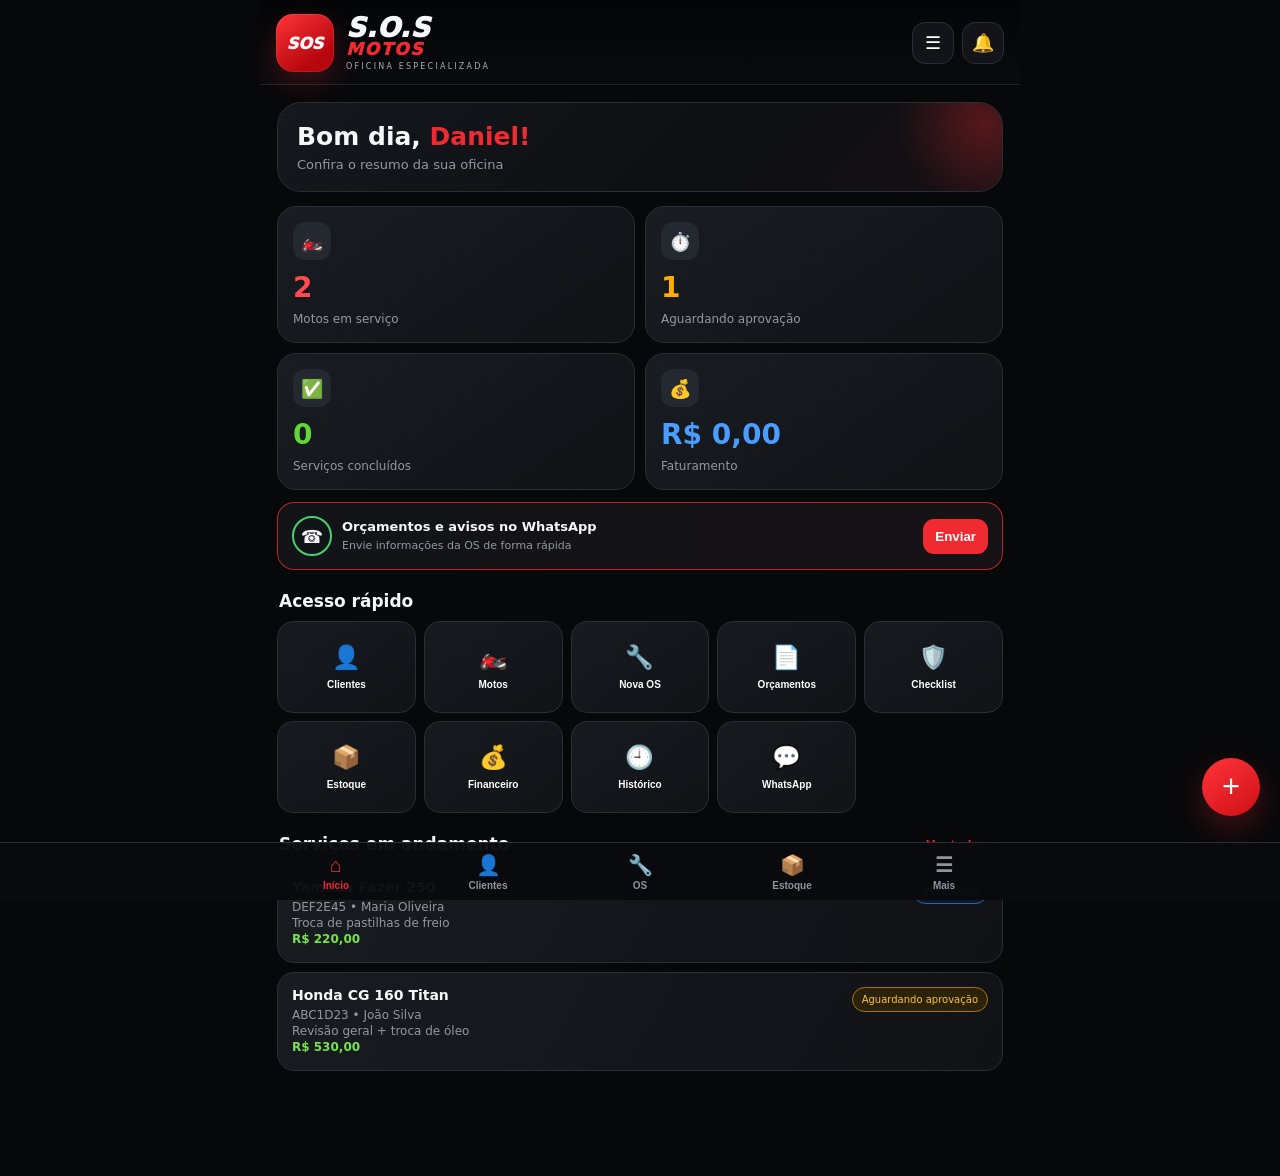
<file: index-SOS-Motos-PRO.html>
<!doctype html>
<html lang="pt-BR">
<head>
<meta charset="utf-8">
<meta name="viewport" content="width=device-width,initial-scale=1,viewport-fit=cover">
<meta name="theme-color" content="#08090b">
<link rel="manifest" href="manifest.json">
<title>S.O.S Motos</title>
<style>
*{box-sizing:border-box}
:root{
 --bg:#07080a;--panel:#111317;--panel2:#181b20;--line:#2a2e35;
 --text:#f5f7fa;--muted:#9298a3;--red:#ef2b31;--red2:#b90d12;
 --green:#62d836;--yellow:#ffae00;--blue:#4b9cff;
}
html,body{margin:0;background:var(--bg);color:var(--text);font-family:Inter,system-ui,-apple-system,Segoe UI,Roboto,Arial,sans-serif}
body{min-height:100vh}.app{max-width:760px;margin:auto;min-height:100vh;padding-bottom:88px}
header{position:sticky;top:0;z-index:20;padding:14px 16px 12px;background:linear-gradient(180deg,rgba(4,5,7,.98),rgba(10,11,14,.95));border-bottom:1px solid #20242a;backdrop-filter:blur(12px)}
.brandRow{display:flex;align-items:center;justify-content:space-between;gap:12px}.brandLeft{display:flex;align-items:center;gap:12px}
.logoMark{width:58px;height:58px;border-radius:17px;background:linear-gradient(145deg,#ff343a,#b6070d 75%);display:grid;place-items:center;font-weight:1000;font-style:italic;box-shadow:0 10px 28px rgba(239,43,49,.23), inset 0 0 0 1px rgba(255,255,255,.07)}
.logoWords{line-height:.95}.logoWords .sos{font-weight:1000;font-size:27px;letter-spacing:.5px;font-style:italic}.logoWords .motos{font-weight:1000;font-size:17px;color:var(--red);letter-spacing:1.7px;font-style:italic}.logoWords small{display:block;margin-top:6px;font-size:8px;letter-spacing:2.2px;color:#a8adb6}
.headerIcons{display:flex;gap:8px}.iconBtn{width:42px;height:42px;border-radius:13px;border:1px solid var(--line);background:#121419;color:white;font-size:18px}
main{padding:17px}.view{display:none}.view.active{display:block}
.hero{position:relative;overflow:hidden;background:linear-gradient(135deg,#15181d 0%,#0d0f12 62%,#171014 100%);border:1px solid var(--line);border-radius:24px;padding:19px;margin-bottom:14px}
.hero:after{content:"";position:absolute;width:180px;height:180px;border-radius:50%;right:-72px;top:-70px;background:radial-gradient(circle,rgba(239,43,49,.3),rgba(239,43,49,0) 68%)}
.hero h2{margin:0;font-size:25px}.hero h2 span{color:var(--red)}.hero p{margin:6px 0 0;color:var(--muted);font-size:13px}
.stats{display:grid;grid-template-columns:repeat(2,1fr);gap:10px}
.stat{min-height:120px;background:linear-gradient(145deg,#191c21,#101216);border:1px solid var(--line);border-radius:19px;padding:15px;position:relative;overflow:hidden}
.statIcon{width:38px;height:38px;border-radius:12px;background:#242831;display:grid;place-items:center;font-size:18px}
.stat strong{display:block;font-size:28px;margin:11px 0 4px}.stat span{font-size:12px;color:var(--muted)}
.stat.red strong{color:#ff4a50}.stat.yellow strong{color:var(--yellow)}.stat.green strong{color:var(--green)}.stat.blue strong{color:var(--blue)}
.whatsapp{margin-top:12px;padding:13px 14px;border:1px solid rgba(239,43,49,.75);border-radius:17px;background:linear-gradient(90deg,#121417,#161216);display:flex;align-items:center;gap:10px}
.waIcon{width:40px;height:40px;border-radius:50%;border:2px solid #49d16f;display:grid;place-items:center;font-size:18px}.whatsapp .copy{flex:1}.whatsapp b{display:block;font-size:13px}.whatsapp small{color:var(--muted);font-size:11px}
.smallRed{border:0;background:var(--red);color:white;border-radius:11px;padding:10px 12px;font-weight:800}
.sectionHead{display:flex;align-items:center;justify-content:space-between;margin:21px 2px 10px}.sectionHead h3{margin:0;font-size:17px}.sectionHead button{border:0;background:none;color:var(--red);font-weight:800}
.quick{display:grid;grid-template-columns:repeat(5,1fr);gap:8px}.quick button{min-height:92px;border:1px solid var(--line);background:linear-gradient(145deg,#171a1f,#111317);color:white;border-radius:16px;padding:11px 5px;font-size:10px;font-weight:700}.quick b{display:block;font-size:23px;margin-bottom:8px}
.serviceList{display:grid;gap:9px}.service{display:grid;grid-template-columns:1fr auto;gap:10px;background:linear-gradient(120deg,#181b20,#101216);border:1px solid var(--line);border-radius:17px;padding:14px}.service h4{margin:0 0 5px;font-size:14px}.service p{margin:2px 0;color:var(--muted);font-size:12px}.service .money{color:#76e24e;font-weight:800}
.badge{align-self:start;font-size:10px;padding:6px 9px;border-radius:999px;border:1px solid}.badge.yellow{color:#ffc542;border-color:#a57300;background:#2c220a}.badge.green{color:#7fea59;border-color:#3f8f29;background:#10240b}.badge.blue{color:#65a9ff;border-color:#2866b0;background:#0c1a2d}
.pageTitle{display:flex;align-items:center;justify-content:space-between;margin-bottom:13px}.pageTitle h2{margin:0;font-size:23px}
.primary{border:0;background:linear-gradient(145deg,var(--red),var(--red2));color:white;border-radius:12px;padding:11px 14px;font-weight:800}
.search,input,select,textarea{width:100%;border:1px solid var(--line);background:#0e1013;color:#fff;border-radius:12px;padding:13px;font:inherit}.search{margin-bottom:12px}
.card{background:var(--panel);border:1px solid var(--line);border-radius:17px;padding:14px;margin-bottom:9px}.cardRow{display:flex;align-items:center;gap:12px}.avatar{width:44px;height:44px;border-radius:50%;border:1px solid #555c67;display:grid;place-items:center;font-weight:900;color:#dfe3ea}.card h4{margin:0 0 4px}.card p{margin:2px 0;font-size:12px;color:var(--muted)}
.stockRow{display:flex;justify-content:space-between;gap:12px}
.modal{position:fixed;inset:0;background:#000c;display:none;align-items:flex-end;z-index:50}.modal.open{display:flex}.sheet{width:min(760px,100%);margin:auto;background:#15181d;border-radius:24px 24px 0 0;padding:20px;max-height:88vh;overflow:auto;border-top:1px solid #343841}.sheet h2{margin:0 0 15px}
.field{margin:11px 0}.field label{display:block;color:var(--muted);font-size:11px;margin-bottom:6px}.row{display:grid;grid-template-columns:1fr 1fr;gap:9px}.actions{display:flex;gap:9px;margin-top:15px}.actions button{flex:1}.secondary{border:1px solid var(--line);background:#20242a;color:white;border-radius:12px;padding:12px}
.fab{position:fixed;right:20px;bottom:84px;width:58px;height:58px;border-radius:50%;border:0;background:linear-gradient(145deg,#ff343a,#ce1016);color:#fff;font-size:31px;box-shadow:0 12px 32px rgba(239,43,49,.28);z-index:25}
nav{position:fixed;bottom:0;left:0;right:0;background:rgba(10,11,14,.97);border-top:1px solid var(--line);z-index:30;padding-bottom:env(safe-area-inset-bottom)}.navInner{max-width:760px;margin:auto;display:grid;grid-template-columns:repeat(5,1fr)}.navBtn{border:0;background:none;color:#8f949e;padding:10px 2px 9px;font-size:10px;font-weight:700}.navBtn b{display:block;font-size:20px;margin-bottom:3px}.navBtn.active{color:var(--red)}
.finHero{background:linear-gradient(145deg,#171a20,#101216);border:1px solid var(--line);border-radius:20px;padding:20px}.finHero small{color:var(--muted)}.finHero strong{display:block;font-size:32px;margin-top:7px}
@media(max-width:520px){.quick{grid-template-columns:repeat(3,1fr)}}
</style>
</head>
<body>
<div class="app">
<header>
  <div class="brandRow">
    <div class="brandLeft">
      <div class="logoMark">SOS</div>
      <div class="logoWords">
        <div class="sos">S.O.S</div>
        <div class="motos">MOTOS</div>
        <small>OFICINA ESPECIALIZADA</small>
      </div>
    </div>
    <div class="headerIcons">
      <button class="iconBtn">☰</button>
      <button class="iconBtn">🔔</button>
    </div>
  </div>
</header>

<main>
<section id="inicio" class="view active">
  <div class="hero">
    <h2>Bom dia, <span>Daniel!</span></h2>
    <p>Confira o resumo da sua oficina</p>
  </div>

  <div class="stats">
    <div class="stat red"><div class="statIcon">🏍️</div><strong id="mOS">0</strong><span>Motos em serviço</span></div>
    <div class="stat yellow"><div class="statIcon">⏱️</div><strong id="mAprov">0</strong><span>Aguardando aprovação</span></div>
    <div class="stat green"><div class="statIcon">✅</div><strong id="mConcl">0</strong><span>Serviços concluídos</span></div>
    <div class="stat blue"><div class="statIcon">💰</div><strong id="mFat">R$ 0</strong><span>Faturamento</span></div>
  </div>

  <div class="whatsapp">
    <div class="waIcon">☎</div>
    <div class="copy"><b>Orçamentos e avisos no WhatsApp</b><small>Envie informações da OS de forma rápida</small></div>
    <button class="smallRed">Enviar</button>
  </div>

  <div class="sectionHead"><h3>Acesso rápido</h3></div>
  <div class="quick">
    <button onclick="showView('clientes')"><b>👤</b>Clientes</button>
    <button onclick="showView('motos')"><b>🏍️</b>Motos</button>
    <button onclick="openOS()"><b>🔧</b>Nova OS</button>
    <button onclick="showView('orcamentos')"><b>📄</b>Orçamentos</button>
    <button onclick="showView('checklist')"><b>🛡️</b>Checklist</button>
    <button onclick="showView('estoque')"><b>📦</b>Estoque</button>
    <button onclick="showView('financeiro')"><b>💰</b>Financeiro</button>
    <button onclick="showView('historico')"><b>🕘</b>Histórico</button>
    <button><b>💬</b>WhatsApp</button>
  </div>

  <div class="sectionHead"><h3>Serviços em andamento</h3><button onclick="showView('os')">Ver todos ›</button></div>
  <div id="recentes" class="serviceList"></div>
</section>

<section id="clientes" class="view">
  <div class="pageTitle"><h2>Clientes</h2><button class="primary" onclick="openCliente()">+ Novo</button></div>
  <input class="search" placeholder="Buscar cliente..." oninput="buscarCliente(this.value)">
  <div id="listaClientes"></div>
</section>

<section id="motos" class="view">
  <div class="pageTitle"><h2>Motos</h2></div>
  <div id="listaMotos"></div>
</section>

<section id="os" class="view">
  <div class="pageTitle"><h2>Ordens de serviço</h2><button class="primary" onclick="openOS()">+ Nova OS</button></div>
  <div id="listaOS"></div>
</section>

<section id="orcamentos" class="view">
  <div class="pageTitle"><h2>Orçamentos</h2></div>
  <div id="listaOrcamentos"></div>
</section>

<section id="checklist" class="view">
  <div class="pageTitle"><h2>Checklist de entrada</h2></div>
  <div class="card">
    <h4>Inspeção visual</h4>
    <p>Frente • Traseira • Lado esquerdo • Lado direito</p>
    <p>Na próxima versão vamos adicionar fotos e marcação de avarias diretamente na imagem da moto.</p>
  </div>
</section>

<section id="estoque" class="view">
  <div class="pageTitle"><h2>Estoque</h2><button class="primary" onclick="openPeca()">+ Peça</button></div>
  <div id="listaEstoque"></div>
</section>

<section id="financeiro" class="view">
  <div class="pageTitle"><h2>Financeiro</h2></div>
  <div class="finHero"><small>Faturamento total</small><strong id="fatTotal">R$ 0,00</strong></div>
  <div class="stats" style="margin-top:10px">
    <div class="stat green"><strong id="finConcluidos">0</strong><span>Serviços entregues</span></div>
    <div class="stat yellow"><strong id="finAberto">R$ 0</strong><span>Valores em aberto</span></div>
  </div>
</section>

<section id="historico" class="view">
  <div class="pageTitle"><h2>Histórico</h2></div>
  <div id="listaHistorico"></div>
</section>
</main>

<button class="fab" onclick="openOS()">+</button>

<nav><div class="navInner">
  <button class="navBtn active" data-view="inicio"><b>⌂</b>Início</button>
  <button class="navBtn" data-view="clientes"><b>👤</b>Clientes</button>
  <button class="navBtn" data-view="os"><b>🔧</b>OS</button>
  <button class="navBtn" data-view="estoque"><b>📦</b>Estoque</button>
  <button class="navBtn" data-view="financeiro"><b>☰</b>Mais</button>
</div></nav>
</div>

<div id="modalCliente" class="modal"><div class="sheet">
  <h2>Novo cliente</h2>
  <div class="field"><label>Nome</label><input id="cNome" placeholder="Nome completo"></div>
  <div class="field"><label>Telefone / WhatsApp</label><input id="cTel" placeholder="(00) 00000-0000"></div>
  <div class="row">
    <div class="field"><label>Moto</label><input id="cMoto" placeholder="CG 160 Titan"></div>
    <div class="field"><label>Placa</label><input id="cPlaca" placeholder="ABC1D23"></div>
  </div>
  <div class="field"><label>Quilometragem</label><input id="cKm" placeholder="15230"></div>
  <div class="actions"><button class="secondary" onclick="closeModal('modalCliente')">Cancelar</button><button class="primary" onclick="salvarCliente()">Salvar</button></div>
</div></div>

<div id="modalOS" class="modal"><div class="sheet">
  <h2>Nova ordem de serviço</h2>
  <div class="field"><label>Cliente / Moto</label><select id="osCliente"></select></div>
  <div class="field"><label>Problema relatado</label><textarea id="osServico" rows="3" placeholder="Ex.: barulho no motor ao acelerar..."></textarea></div>
  <div class="field"><label>Diagnóstico inicial</label><textarea id="osDiagnostico" rows="3" placeholder="Diagnóstico da oficina..."></textarea></div>
  <div class="row">
    <div class="field"><label>Valor</label><input id="osValor" inputmode="decimal" placeholder="0,00"></div>
    <div class="field"><label>Status</label><select id="osStatus"><option>Em diagnóstico</option><option>Aguardando aprovação</option><option>Em serviço</option><option>Pronta</option><option>Entregue</option></select></div>
  </div>
  <div class="actions"><button class="secondary" onclick="closeModal('modalOS')">Cancelar</button><button class="primary" onclick="salvarOS()">Salvar OS</button></div>
</div></div>

<div id="modalPeca" class="modal"><div class="sheet">
  <h2>Adicionar peça</h2>
  <div class="field"><label>Nome da peça</label><input id="pNome" placeholder="Filtro de óleo"></div>
  <div class="row">
    <div class="field"><label>Quantidade</label><input id="pQtd" type="number" value="1"></div>
    <div class="field"><label>Estoque mínimo</label><input id="pMin" type="number" value="2"></div>
  </div>
  <div class="row">
    <div class="field"><label>Custo</label><input id="pCusto" placeholder="0,00"></div>
    <div class="field"><label>Venda</label><input id="pPreco" placeholder="0,00"></div>
  </div>
  <div class="actions"><button class="secondary" onclick="closeModal('modalPeca')">Cancelar</button><button class="primary" onclick="salvarPeca()">Salvar</button></div>
</div></div>

<script>
const KEY='SOS_MOTOS_PRO_UI_V3';
let db=JSON.parse(localStorage.getItem(KEY)||'null')||{
 clientes:[
  {id:1,nome:'João Silva',tel:'(21) 99876-5432',moto:'Honda CG 160 Titan',placa:'ABC1D23',km:'15.230'},
  {id:2,nome:'Maria Oliveira',tel:'(21) 98765-4321',moto:'Yamaha Fazer 250',placa:'DEF2E45',km:'28.500'}
 ],
 os:[
  {id:1,clienteId:1,servico:'Revisão geral + troca de óleo',diagnostico:'Revisão preventiva',valor:530,status:'Aguardando aprovação',data:'12/08/2026'},
  {id:2,clienteId:2,servico:'Troca de pastilhas de freio',diagnostico:'Pastilhas desgastadas',valor:220,status:'Em serviço',data:'12/08/2026'}
 ],
 estoque:[
  {id:1,nome:'Óleo 10W30',qtd:8,min:3,custo:30,preco:45},
  {id:2,nome:'Filtro de óleo',qtd:3,min:2,custo:15,preco:25},
  {id:3,nome:'Pastilha de freio',qtd:2,min:3,custo:45,preco:75}
 ]
};

function money(v){return Number(v||0).toLocaleString('pt-BR',{style:'currency',currency:'BRL'})}
function cliente(id){return db.clientes.find(c=>c.id==id)}
function initials(n){return (n||'?').split(' ').slice(0,2).map(x=>x[0]).join('').toUpperCase()}
function badge(s){let c='blue';if(s==='Aguardando aprovação')c='yellow';if(s==='Pronta'||s==='Entregue')c='green';return `<span class="badge ${c}">${s}</span>`}
function parseBR(v){return Number(String(v||'').replace(/\./g,'').replace(',','.'))||0}
function save(){localStorage.setItem(KEY,JSON.stringify(db));render()}

function render(){
 let abertas=db.os.filter(o=>o.status!=='Entregue');
 let aprov=db.os.filter(o=>o.status==='Aguardando aprovação');
 let concl=db.os.filter(o=>o.status==='Entregue');
 let fat=concl.reduce((a,b)=>a+Number(b.valor||0),0);
 let aberto=abertas.reduce((a,b)=>a+Number(b.valor||0),0);

 mOS.textContent=abertas.length;mAprov.textContent=aprov.length;mConcl.textContent=concl.length;mFat.textContent=money(fat);
 fatTotal.textContent=money(fat);finConcluidos.textContent=concl.length;finAberto.textContent=money(aberto);

 let oh=db.os.slice().reverse().map(o=>{let c=cliente(o.clienteId)||{};return `<div class="service"><div><h4>${c.moto||'Moto'}</h4><p>${c.placa||''} • ${c.nome||'Cliente'}</p><p>${o.servico}</p><p class="money">${money(o.valor)}</p></div>${badge(o.status)}</div>`}).join('');
 recentes.innerHTML=oh||'<div class="card"><p>Nenhuma OS cadastrada.</p></div>';
 listaOS.innerHTML=oh||'<div class="card"><p>Nenhuma OS cadastrada.</p></div>';
 listaOrcamentos.innerHTML=db.os.map(o=>{let c=cliente(o.clienteId)||{};return `<div class="card"><h4>${c.nome||'Cliente'} • ${c.moto||''}</h4><p>${o.servico}</p><p><b>${money(o.valor)}</b> • ${o.status}</p></div>`}).join('');

 listaClientes.innerHTML=db.clientes.map(c=>`<div class="card"><div class="cardRow"><div class="avatar">${initials(c.nome)}</div><div><h4>${c.nome}</h4><p>${c.tel}</p><p>${c.moto} • ${c.placa} • ${c.km||'0'} km</p></div></div></div>`).join('');
 listaMotos.innerHTML=db.clientes.map(c=>`<div class="card"><h4>${c.moto}</h4><p>${c.placa} • ${c.km||'0'} km</p><p>Cliente: ${c.nome}</p></div>`).join('');
 listaHistorico.innerHTML=db.os.slice().reverse().map(o=>{let c=cliente(o.clienteId)||{};return `<div class="card"><h4>${o.data} • ${c.nome||''}</h4><p>${c.moto||''} • ${o.servico}</p><p>${money(o.valor)} • ${o.status}</p></div>`}).join('');

 listaEstoque.innerHTML=db.estoque.map(p=>`<div class="card"><div class="stockRow"><div><h4>${p.nome}</h4><p>${p.qtd} un. • Venda ${money(p.preco)}</p></div><div>${p.qtd<=p.min?'<span class="badge yellow">Estoque baixo</span>':'<span class="badge green">Disponível</span>'}</div></div></div>`).join('');
 osCliente.innerHTML=db.clientes.map(c=>`<option value="${c.id}">${c.nome} — ${c.moto}</option>`).join('');
}

function showView(id){
 document.querySelectorAll('.view').forEach(v=>v.classList.remove('active'));
 document.getElementById(id).classList.add('active');
 document.querySelectorAll('.navBtn').forEach(b=>b.classList.toggle('active',b.dataset.view===id));
 window.scrollTo(0,0)
}
document.querySelectorAll('.navBtn').forEach(b=>b.onclick=()=>showView(b.dataset.view));

function openCliente(){modalCliente.classList.add('open')}
function openOS(){render();modalOS.classList.add('open')}
function openPeca(){modalPeca.classList.add('open')}
function closeModal(id){document.getElementById(id).classList.remove('open')}

function salvarCliente(){
 if(!cNome.value.trim())return alert('Digite o nome do cliente.');
 db.clientes.push({id:Date.now(),nome:cNome.value.trim(),tel:cTel.value.trim(),moto:cMoto.value.trim(),placa:cPlaca.value.trim().toUpperCase(),km:cKm.value.trim()});
 cNome.value=cTel.value=cMoto.value=cPlaca.value=cKm.value='';closeModal('modalCliente');save()
}
function salvarOS(){
 if(!osCliente.value)return alert('Cadastre um cliente primeiro.');
 if(!osServico.value.trim())return alert('Descreva o serviço.');
 db.os.push({id:Date.now(),clienteId:Number(osCliente.value),servico:osServico.value.trim(),diagnostico:osDiagnostico.value.trim(),valor:parseBR(osValor.value),status:osStatus.value,data:new Date().toLocaleDateString('pt-BR')});
 osServico.value=osDiagnostico.value=osValor.value='';closeModal('modalOS');save()
}
function salvarPeca(){
 if(!pNome.value.trim())return alert('Digite o nome da peça.');
 db.estoque.push({id:Date.now(),nome:pNome.value.trim(),qtd:Number(pQtd.value)||0,min:Number(pMin.value)||0,custo:parseBR(pCusto.value),preco:parseBR(pPreco.value)});
 pNome.value='';pQtd.value=1;pMin.value=2;pCusto.value=pPreco.value='';closeModal('modalPeca');save()
}
function buscarCliente(q){
 q=(q||'').toLowerCase();
 listaClientes.querySelectorAll('.card').forEach((el,i)=>{let c=db.clientes[i];el.style.display=(c.nome+' '+c.tel+' '+c.moto+' '+c.placa).toLowerCase().includes(q)?'block':'none'})
}
render();
if('serviceWorker' in navigator)navigator.serviceWorker.register('./sw.js').catch(()=>{});
</script>
</body>
</html>
</file>
